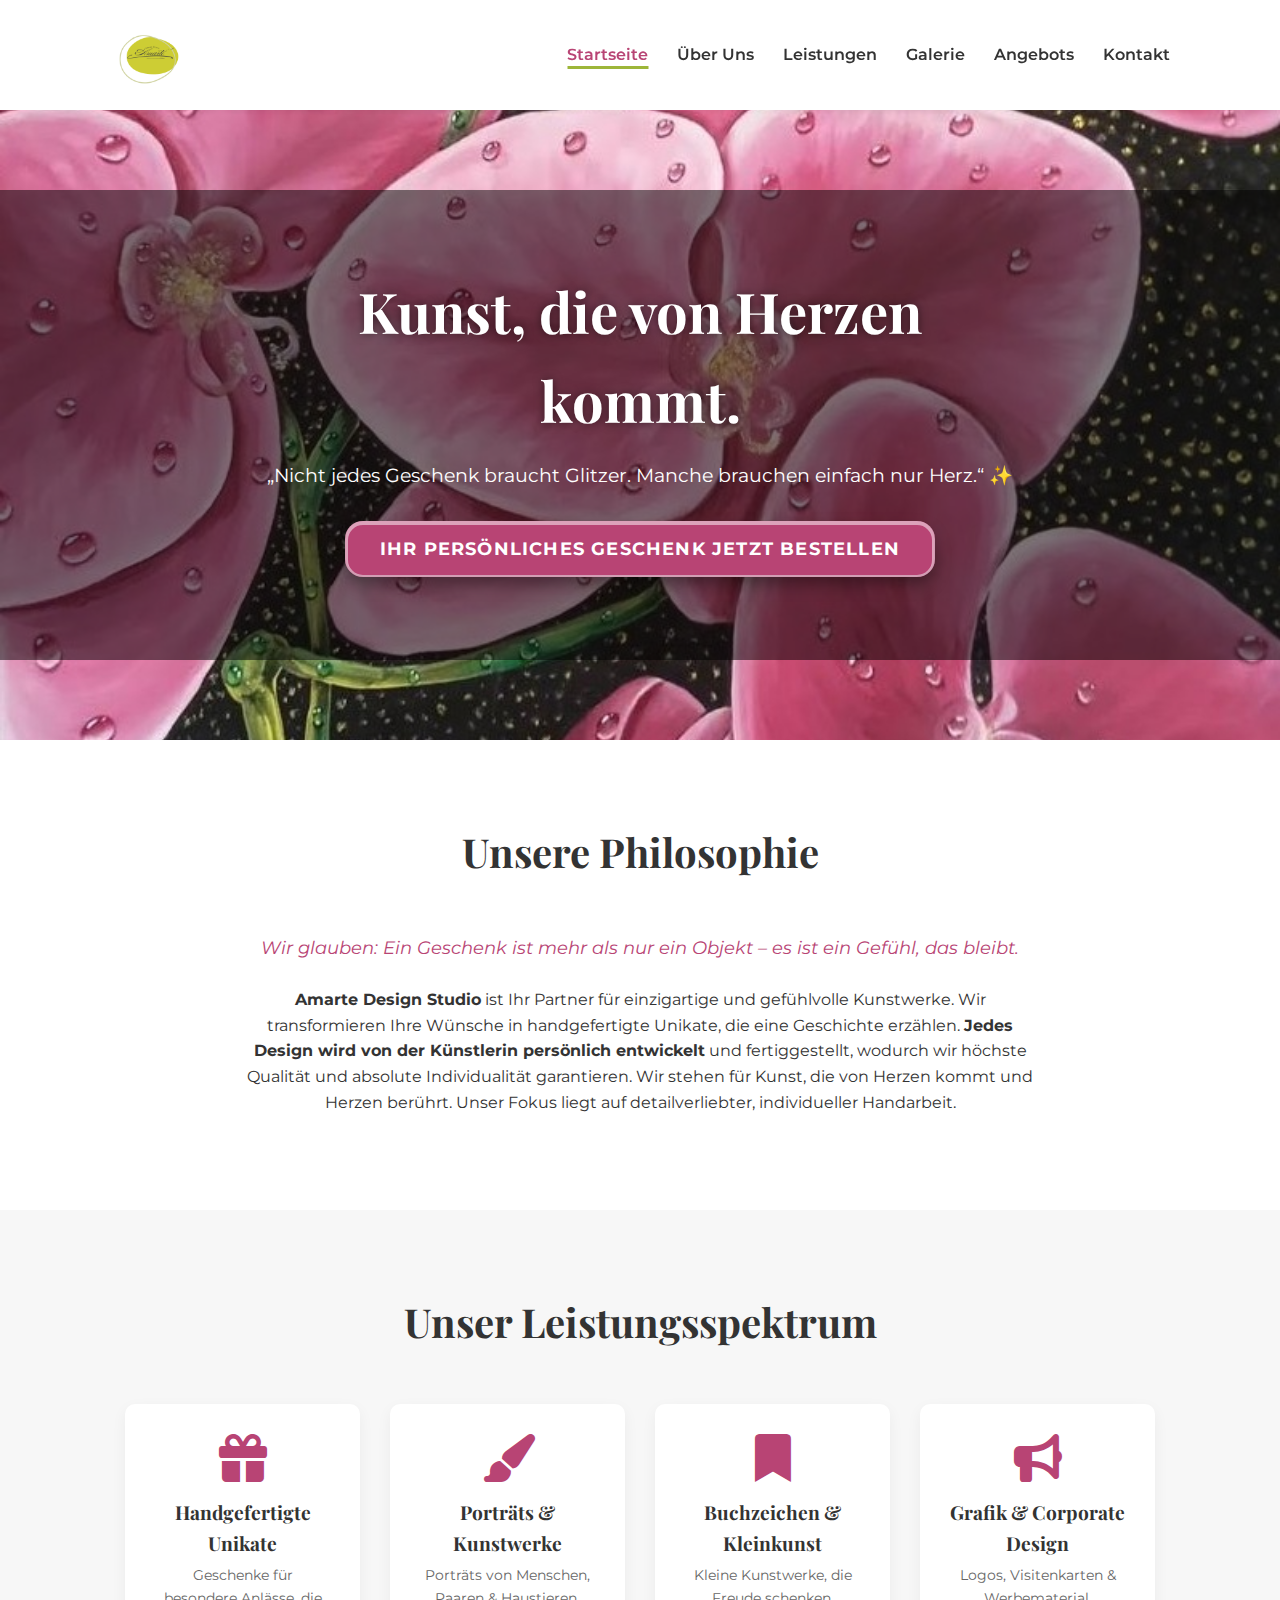
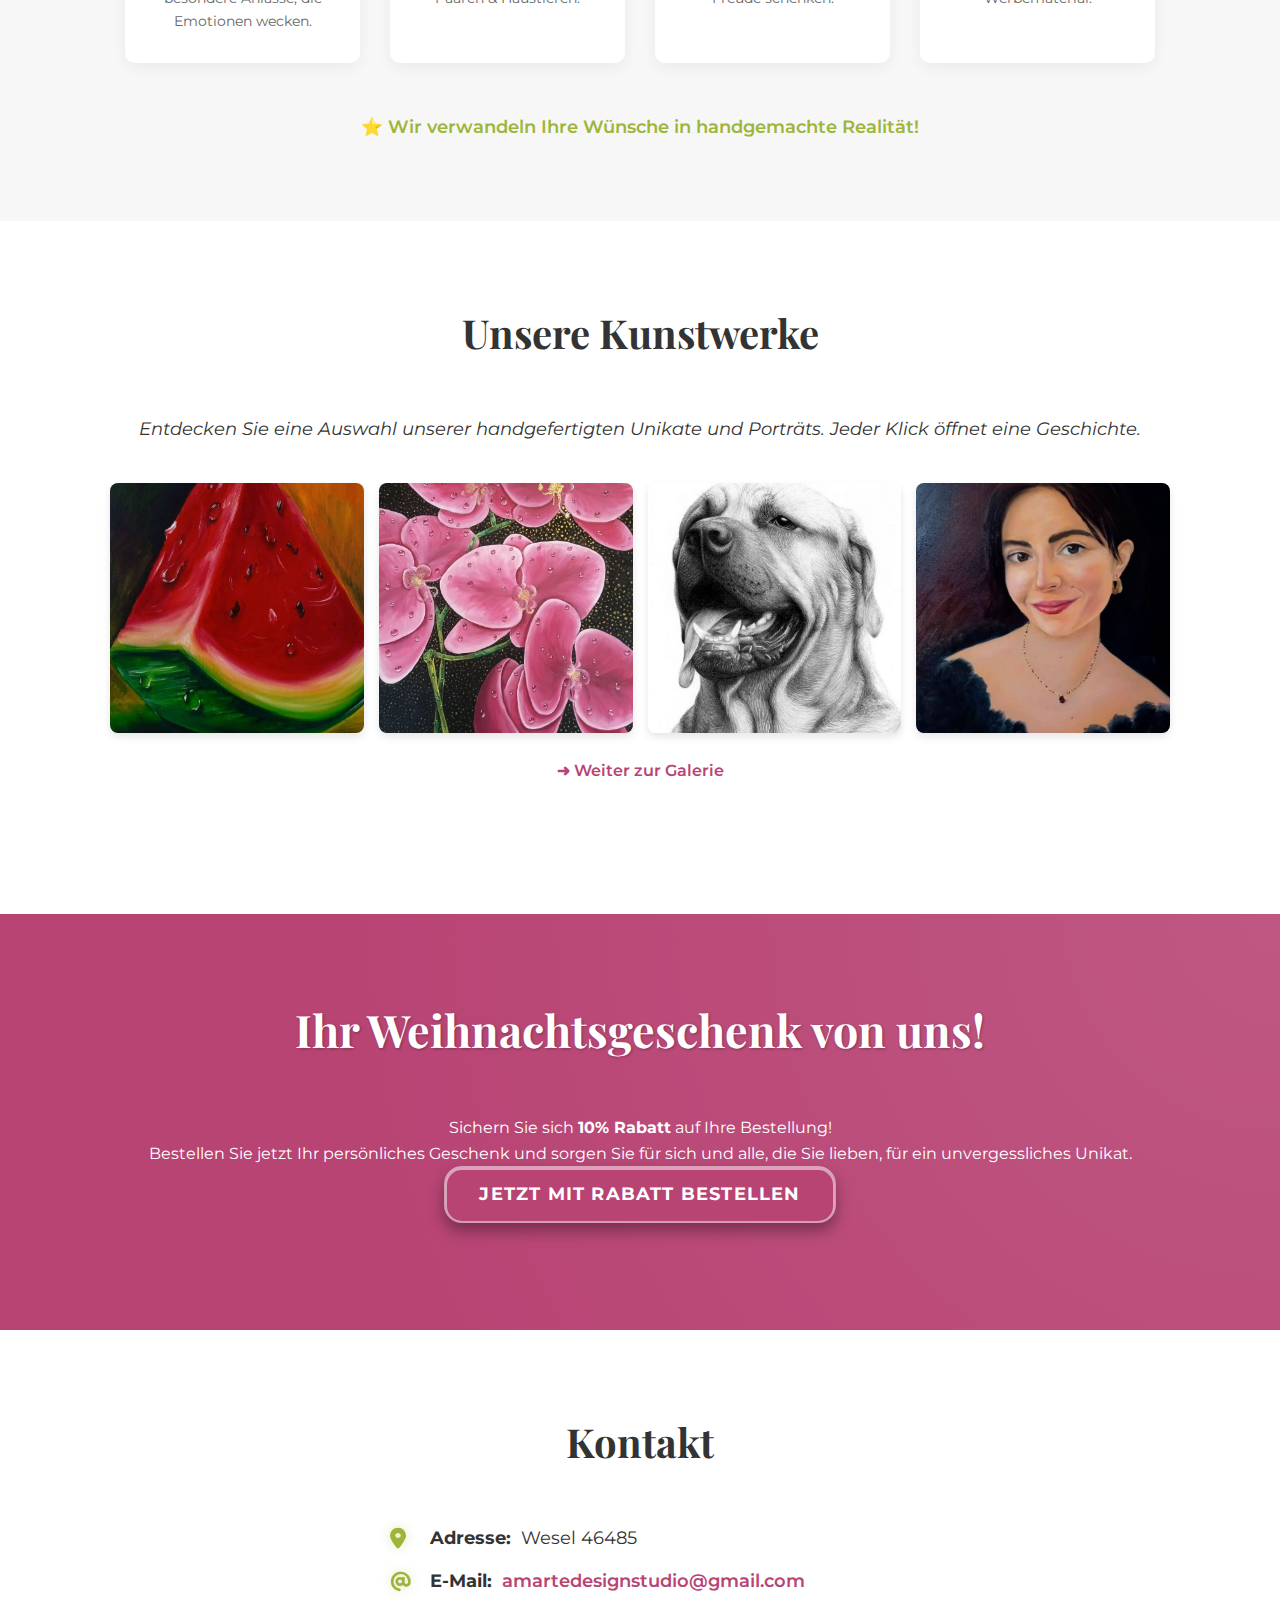
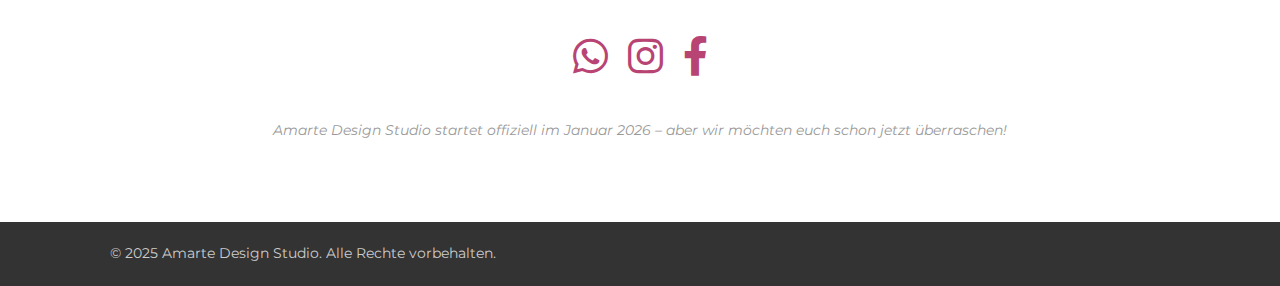
<file: index.html>
<!DOCTYPE html>
<html lang="de">
<head>
    <meta charset="UTF-8">
    <meta name="viewport" content="width=device-width, initial-scale=1.0">
    <title>Amarte Design Studio — Kunst, die berührt</title>
    
    <link rel="icon" type="image/png" href="favicon.png"> 

    <link rel="stylesheet" href="style.css">
    <link rel="stylesheet" href="https://cdnjs.cloudflare.com/ajax/libs/font-awesome/6.0.0/css/all.min.css">
    <link href="https://fonts.googleapis.com/css2?family=Playfair+Display:wght@400;700&family=Montserrat:wght@400;600&display=swap" rel="stylesheet">
</head>
<body>

    <header>
        <div class="container header-content">
            <div class="logo">
                <img src="assets/media/logo.png" alt="Amarte Design Studio Logo" class="logo-img">
            </div>
            <nav>
                <a href="index.html" class="active" data-key="navHome">Startseite</a>
                <a href="about.html" data-key="navAbout">Über Uns</a>
                <a href="services.html" data-key="navServices">Leistungen</a>
                <a href="gallery.html" data-key="navGallery">Galerie</a>
                <a href="promo.html" data-key="navPromo">Angebots</a>
                <a href="contact.html" data-key="navContact">Kontakt</a>
            </nav>
            <!-- <div class="language-switcher">
                <button id="lang-de" class="lang-button active" data-lang="de">DE</button>
               
                <button id="lang-en" class="lang-button" data-lang="en">EN</button>
                <button id="lang-nl" class="lang-button" data-lang="nl">NL</button>
                 <button id="lang-ru" class="lang-button" data-lang="ru">RU</button>
            </div> -->
        </div>
    </header>

    <section id="hero" class="hero-section">
        <div class="hero-backgrounds">
    <div class="hero-bg-item active" style="background-image: url('assets/media/hero-3.jpg');"></div>
    <!-- <div class="hero-bg-item" style="background-image: url('assets/media/hero-2.jpg');"></div> -->
    <!-- <div class="hero-bg-item" style="background-image: url('assets/media/hero-3.jpg');"></div> -->
    <div class="hero-bg-item" style="background-image: url('assets/media/hero-4.jpg');"></div>
    <div class="hero-bg-item" style="background-image: url('assets/media/hero-5.jpg');"></div>
    <div class="hero-bg-item" style="background-image: url('assets/media/hero-6.jpg');"></div>
    <div class="hero-bg-item" style="background-image: url('assets/media/hero-7.jpg');"></div>
</div>
        
        <div class="hero-overlay">
            <div class="container hero-content">
                <h1 data-key="heroHeading">Kunst, die von Herzen kommt.</h1>
                <p data-key="heroSub">„Nicht jedes Geschenk braucht Glitzer. Manche brauchen einfach nur Herz.“ </p>
                <a href="contact.html" class="cta-button" data-key="heroCTA">Ihr persönliches Geschenk jetzt bestellen</a>
            </div>
        </div>
    </section>

    <section id="about" class="about-section">
        <div class="container">
            <h2 data-key="aboutHeading"><i class="fas fa-heart"></i> Unsere Philosophie</h2>
            <p class="intro-text" data-key="aboutIntro"><strong>Wir glauben: Ein Geschenk ist mehr als nur ein Objekt – es ist ein Gefühl, das bleibt.</strong></p>
            <p data-key="aboutText"><strong>Amarte Design Studio</strong> ist Ihr Partner für einzigartige und gefühlvolle Kunstwerke. Wir transformieren Ihre Wünsche in handgefertigte Unikate, die eine Geschichte erzählen. <strong>Jedes Design wird von der Künstlerin persönlich entwickelt</strong> und fertiggestellt, wodurch wir höchste Qualität und absolute Individualität garantieren. Wir stehen für Kunst, die von Herzen kommt und Herzen berührt. Unser Fokus liegt auf detailverliebter, individueller Handarbeit.</p>
        </div>
    </section>

    <section id="services" class="services-section">
        <div class="container">
            <h2 data-key="servicesHeading"><i class="fas fa-palette"></i> Unser Leistungsspektrum</h2>
            <div class="service-list">
                
                <div class="service-item">
                    <i class="fas fa-gift"></i>
                    <h3 data-key="service1Title">Handgefertigte Unikate</h3>
                    <p data-key="service1Text">Geschenke für besondere Anlässe, die Emotionen wecken. Von personalisierten Tassen, Postkarten bis hin zu individuellen Holzarbeiten und Schmuckstücken.</p>
                </div>
                
                <div class="service-item">
                    <i class="fas fa-paint-brush"></i>
                    <h3 data-key="service2Title">Porträts & Kunstwerke</h3>
                    <p data-key="service2Text">Erstellen Sie ein unvergessliches Porträt (digital oder traditionell) von Menschen, Paaren oder Haustieren. Kunst als Ausdruck Ihrer Persönlichkeit und Erinnerung.</p>
                </div>
                
                <div class="service-item">
                    <i class="fas fa-bookmark"></i>
                    <h3 data-key="service3Title">Buchzeichen & Kleinkunst</h3>
                    <p data-key="service3Text">Ein kleines, aber feines Geschenk oder ein elegantes Accessoire für Sie selbst. Hochwertige, handbemalte Buchzeichen, Kalender oder andere individuelle Kleinkunstwerke.</p>
                </div>
                
                <div class="service-item">
                    <i class="fas fa-bullhorn"></i>
                    <h3 data-key="service4Title">Grafik & Corporate Design</h3>
                    <p data-key="service4Text">Entwicklung Ihres Firmenlogos, Visitenkarten, Flyer und Werbebanner. Wir geben Ihrer Marke ein visuelles Herz und eine individuelle Identität.</p>
                </div>
            </div>
            <p class="guarantee-text" data-key="servicesGuarantee">⭐ Wir verwandeln Ihre Wünsche und Ideen in einzigartige, handgemachte Realität!</p>
        </div>
    </section>

    <section id="gallery" class="gallery-section">
        <div class="container">
            <h2 data-key="galleryHeading"><i class="fas fa-image"></i> Unsere Kunstwerke</h2>
            <p class="intro-text" data-key="galleryIntro">Entdecken Sie eine Auswahl unserer handgefertigten Unikate und Porträts. Klicken Sie auf ein Bild, um es in voller Größe zu sehen.</p>
            
            <div class="gallery-grid">
    <img src="assets/media/mini-1.jpg"
         data-full="assets/media/full-1.jpg"
         alt="Gemälde 1"
         class="gallery-item">

    <img src="assets/media/mini-2.jpg"
         data-full="assets/media/full-2.jpg"
         alt="Gemälde 2"
         class="gallery-item">

    <img src="assets/media/mini-3.jpg"
         data-full="assets/media/full-3.jpg"
         alt="Gemälde 3"
         class="gallery-item">

    <img src="assets/media/mini-4.jpg"
         data-full="assets/media/full-4.jpg"
         alt="Gemälde 4"
         class="gallery-item">

</div>

<div class="gallery-more">
    <a href="gallery.html"
       class="gallery-more-link"
       data-key="galleryMore">➜ Weiter zur Galerie</a>
</div>
            
            <p class="guarantee-text" data-key="galleryGuarantee">Alle Werke sind handgefertigt und einzigartig.</p>

        </div>
    </section>

    <section id="promo" class="promo-section">
        <div class="container">
            <h2 data-key="promoHeading">Ihr Weihnachtsgeschenk von uns!</h2>
            <p class="discount-text" data-key="promoDiscount">Sichern Sie sich <strong>10% Rabatt</strong> auf Ihre Bestellung!</p>
            <p data-key="promoText">Bestellen Sie jetzt Ihr persönliches Geschenk und sorgen Sie für sich und alle, die Sie lieben, für ein unvergessliches Unikat.</p>
            <a href="contact.html" class="cta-button" data-key="promoCTA">Jetzt mit Rabatt bestellen</a>
        </div>
    </section>

    <section id="contact" class="contact-section">
        <div class="container">
            <h2 data-key="contactHeading"><i class="fas fa-envelope"></i> Kontakt</h2>
            
            <div class="contact-details">
                <p><i class="fas fa-map-marker-alt"></i> <strong data-key="contactAddress">Adresse:</strong> Wesel 46485</p>
                <p><i class="fas fa-at"></i> <strong data-key="contactEmail">E-Mail:</strong> <a href="mailto:amartedesignstudio@gmail.com">amartedesignstudio@gmail.com</a></p>
            </div>
            
            <div class="social-links">
                <a href="https://wa.me/49176471560176" target="_blank" aria-label="WhatsApp"><i class="fab fa-whatsapp"></i></a>
                
                <a href="https://www.instagram.com/ваш-инстаграм" target="_blank" aria-label="Instagram"><i class="fab fa-instagram"></i></a>
                
                <a href="https://www.facebook.com/ваш-фейсбук" target="_blank" aria-label="Facebook"><i class="fab fa-facebook-f"></i></a>
            </div>
            
            <p class="footer-note" data-key="footerNote">Amarte Design Studio startet offiziell im Januar 2026 – aber wir möchten euch schon jetzt überraschen!</p>
        </div>
    </section>

    <footer>
        <div class="container" data-key="footer">
            &copy; 2025 Amarte Design Studio. Alle Rechte vorbehalten.
        </div>
    </footer>

    <div id="imageModal" class="modal">
        <span class="close" id="closeModal">&times;</span>
        <div class="modal-content-wrapper">
            <img class="modal-content" id="modalImage" alt="">
            <a class="prev" id="prevButton">&#10094;</a>
            <a class="next" id="nextButton">&#10095;</a>
            <div id="caption" class="caption-text"></div>
        </div>
    </div>

    <script src="index.js"></script> 

</body>
</html>
</file>
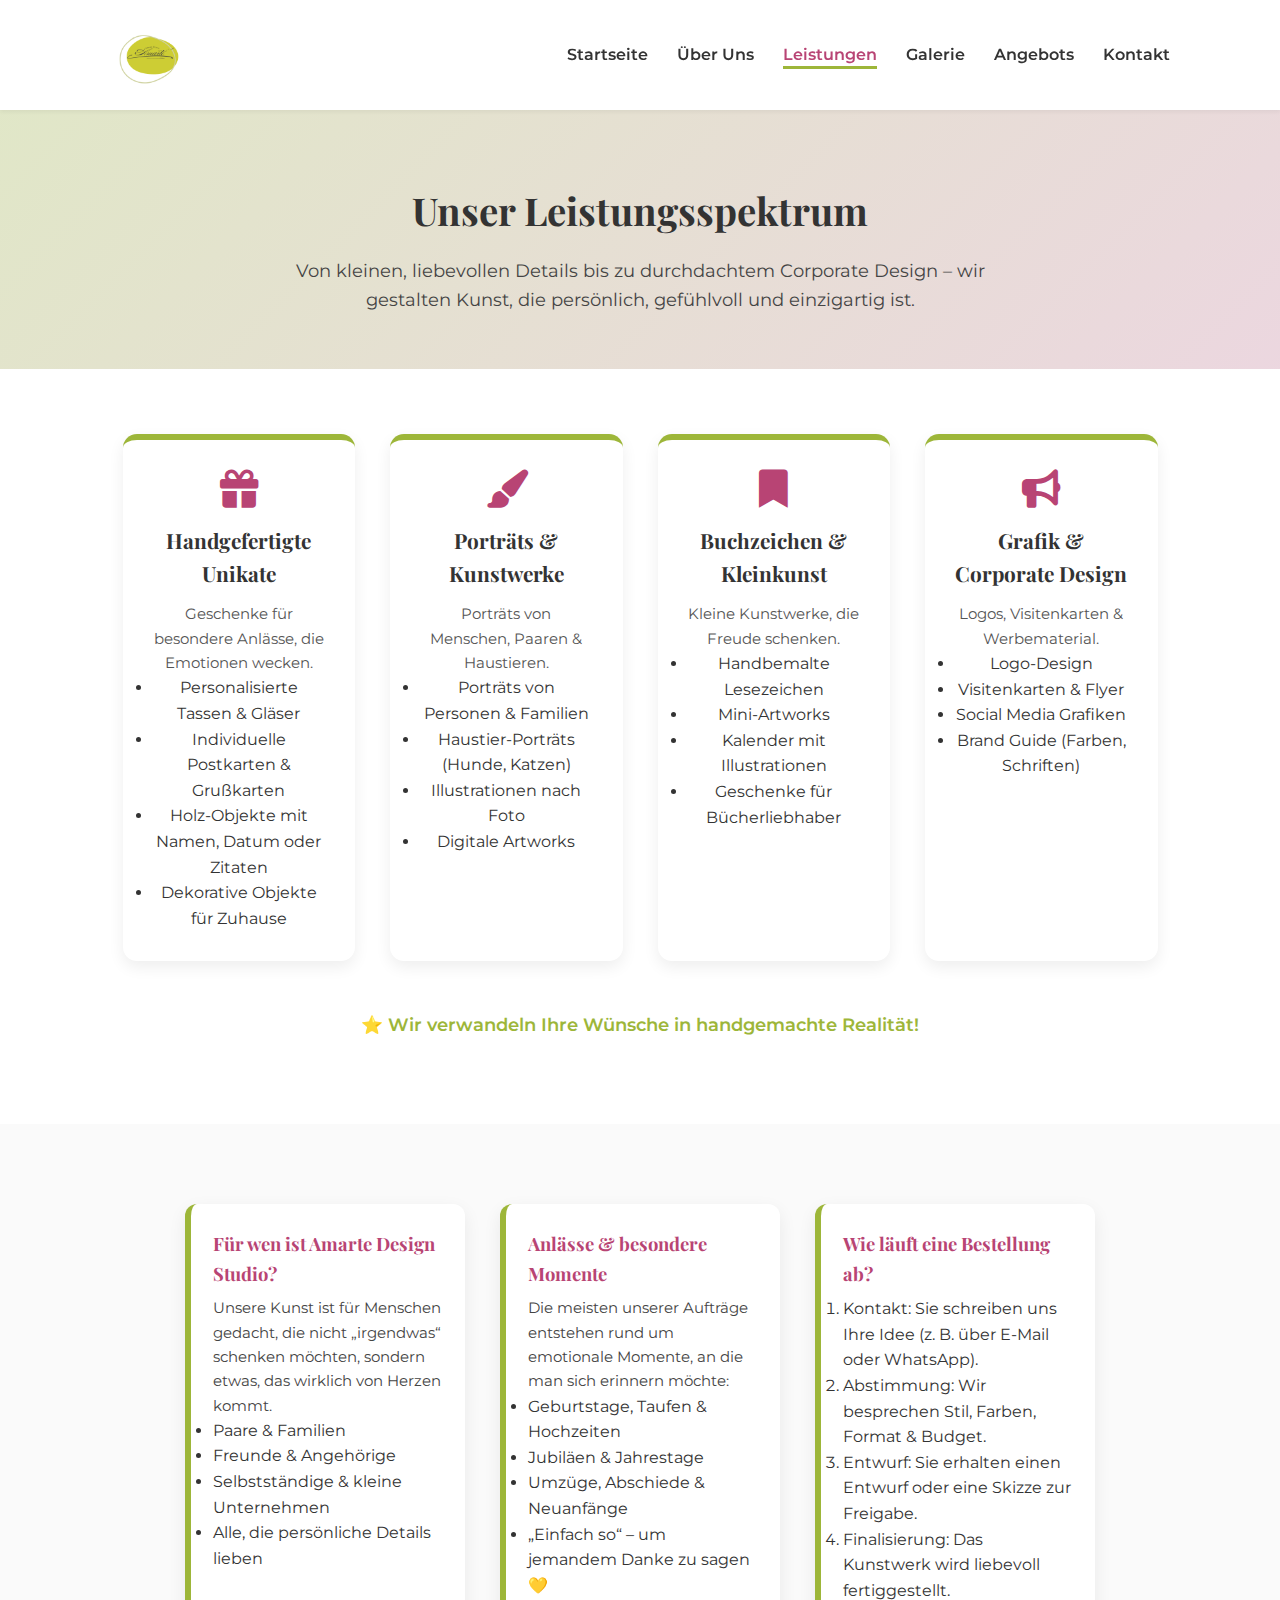
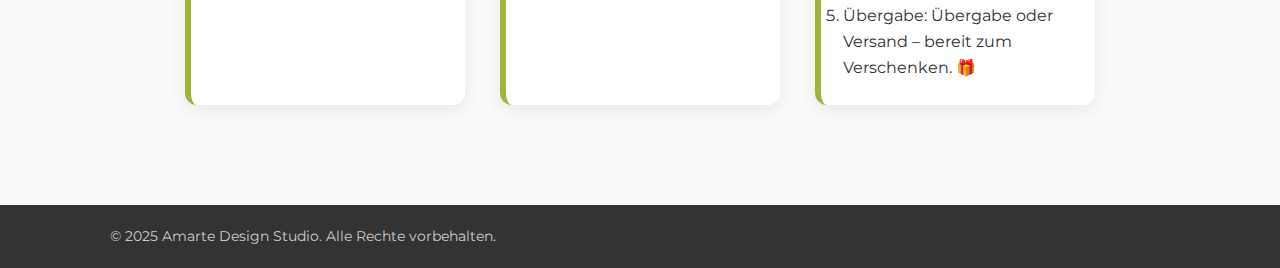
<file: services.html>
<!DOCTYPE html>
<html lang="de">
<head>
    <meta charset="UTF-8">
    <meta name="viewport" content="width=device-width, initial-scale=1.0">
    <title data-key="pageTitle">Amarte Design Studio — Leistungen</title>

    <link rel="icon" type="image/png" href="favicon.png">

    <link rel="stylesheet" href="style.css">
    <link rel="stylesheet"
          href="https://cdnjs.cloudflare.com/ajax/libs/font-awesome/6.0.0/css/all.min.css">
    <link href="https://fonts.googleapis.com/css2?family=Playfair+Display:wght@400;700&family=Montserrat:wght@400;600&display=swap"
          rel="stylesheet">
</head>
<body>

<header>
    <div class="container header-content">
        <div class="logo">
            <img src="assets/media/logo.png" alt="Amarte Design Studio Logo" class="logo-img">
        </div>

        <nav>
            <a href="index.html" data-key="navHome">Startseite</a>
            <a href="about.html" data-key="navAbout">Über Uns</a>
            <a href="services.html" class="active" data-key="navServices">Leistungen</a>
            <a href="gallery.html" data-key="navGallery">Galerie</a>
            <a href="promo.html" data-key="navPromo">Angebots</a>
            <a href="contact.html" data-key="navContact">Kontakt</a>
        </nav>

        <!-- <div class="language-switcher">
            <button id="lang-de" class="lang-button active" data-lang="de">DE</button>
            <button id="lang-en" class="lang-button" data-lang="en">EN</button>
            <button id="lang-nl" class="lang-button" data-lang="nl">NL</button>
            <button id="lang-ru" class="lang-button" data-lang="ru">RU</button>
        </div> -->
    </div>
</header>


<!-- HERO БЛОК -->
<section class="services-hero">
    <div class="container">
        <h1 data-key="servicesHeading">
            <i class="fas fa-palette"></i> Unser Leistungsspektrum
        </h1>
        <p class="services-tagline" data-key="servicesTagline">
            Von kleinen, liebevollen Details bis zu durchdachtem Corporate Design — wir gestalten Kunst, die persönlich, gefühlvoll und einzigartig ist.
        </p>
    </div>
</section>


<!-- 4 ГЛАВНЫЕ КАТЕГОРИИ УСЛУГ -->
<section class="services-section services-page-main">
    <div class="container">

        <div class="service-list service-list-wide">

            <!-- 1 -->
            <div class="service-item service-item-large">
                <i class="fas fa-gift"></i>
                <h3 data-key="service1Title">Handgefertigte Unikate</h3>
                <p data-key="service1Text">Geschenke für besondere Anlässe, die Emotionen wecken.</p>
                <ul class="service-examples">
                    <li data-key="service1Ex1">Personalisierte Tassen & Gläser</li>
                    <li data-key="service1Ex2">Individuelle Postkarten & Grußkarten</li>
                    <li data-key="service1Ex3">Holz-Objekte mit Namen, Datum oder Zitaten</li>
                    <li data-key="service1Ex4">Dekorative Objekte für Zuhause</li>
                </ul>
            </div>

            <!-- 2 -->
            <div class="service-item service-item-large">
                <i class="fas fa-paint-brush"></i>
                <h3 data-key="service2Title">Porträts & Kunstwerke</h3>
                <p data-key="service2Text">Porträts von Menschen, Paaren & Haustieren.</p>
                <ul class="service-examples">
                    <li data-key="service2Ex1">Porträts von Personen & Familien</li>
                    <li data-key="service2Ex2">Haustier-Porträts</li>
                    <li data-key="service2Ex3">Illustrationen nach Foto</li>
                    <li data-key="service2Ex4">Digitale Artworks</li>
                </ul>
            </div>

            <!-- 3 -->
            <div class="service-item service-item-large">
                <i class="fas fa-bookmark"></i>
                <h3 data-key="service3Title">Buchzeichen & Kleinkunst</h3>
                <p data-key="service3Text">Kleine Kunstwerke, die Freude schenken.</p>
                <ul class="service-examples">
                    <li data-key="service3Ex1">Handbemalte Lesezeichen</li>
                    <li data-key="service3Ex2">Mini-Artworks</li>
                    <li data-key="service3Ex3">Kalender mit Illustrationen</li>
                    <li data-key="service3Ex4">Geschenke für Bücherliebhaber</li>
                </ul>
            </div>

            <!-- 4 -->
            <div class="service-item service-item-large">
                <i class="fas fa-bullhorn"></i>
                <h3 data-key="service4Title">Grafik & Corporate Design</h3>
                <p data-key="service4Text">Logo, Visitenkarten & Werbematerial.</p>
                <ul class="service-examples">
                    <li data-key="service4Ex1">Logo-Design</li>
                    <li data-key="service4Ex2">Visitenkarten & Flyer</li>
                    <li data-key="service4Ex3">Social Media Grafiken</li>
                    <li data-key="service4Ex4">Brand Guide</li>
                </ul>
            </div>

        </div>

        <p class="guarantee-text" data-key="servicesGuarantee">
            ⭐ Wir verwandeln Ihre Wünsche in handgemachte Realität!
        </p>

    </div>
</section>


<!-- EXTRA БЛОК (WOW эффект) -->
<section class="services-extra-section">
    <div class="container services-highlights">

        <!-- 1. FÜR WEN -->
        <div class="highlight">
            <h3 data-key="servicesForWhomTitle">Für wen ist Amarte Design Studio?</h3>
            <p data-key="servicesForWhomText">
                Unsere Kunst ist für Menschen gedacht, die nicht „irgendwas“ schenken möchten.
            </p>
            <ul>
                <li data-key="servicesForWhom1">Paare & Familien</li>
                <li data-key="servicesForWhom2">Freunde & Angehörige</li>
                <li data-key="servicesForWhom3">Unternehmen</li>
                <li data-key="servicesForWhom4">Kunstliebhaber</li>
            </ul>
        </div>

        <!-- 2. ANLÄSSE -->
        <div class="highlight">
            <h3 data-key="servicesOccasionsTitle">Anlässe & besondere Momente</h3>
            <p data-key="servicesOccasionsText">
                Kunst für besondere emotionale Momente.
            </p>
            <ul>
                <li data-key="servicesOcc1">Geburtstage & Hochzeiten</li>
                <li data-key="servicesOcc2">Taufen & Jubiläen</li>
                <li data-key="servicesOcc3">Neuanfänge & Abschiede</li>
                <li data-key="servicesOcc4">Einfach so – Danke sagen 💛</li>
            </ul>
        </div>

        <!-- 3. PROZESS -->
        <div class="highlight">
            <h3 data-key="servicesProcessTitle">Wie läuft eine Bestellung ab?</h3>
            <ol>
                <li data-key="servicesStep1"><strong>Kontakt:</strong> Sie schreiben uns Ihre Idee.</li>
                <li data-key="servicesStep2"><strong>Abstimmung:</strong> Farben, Stil, Format.</li>
                <li data-key="servicesStep3"><strong>Entwurf:</strong> Erste Skizze.</li>
                <li data-key="servicesStep4"><strong>Finalisierung:</strong> Fertiges Kunstwerk.</li>
                <li data-key="servicesStep5"><strong>Übergabe:</strong> Abholung oder Versand.</li>
            </ol>
        </div>

    </div>
</section>


<!-- FOOTER -->
<footer>
    <div class="container" data-key="footer">
        © 2025 Amarte Design Studio. Alle Rechte vorbehalten.
    </div>
</footer>

<script src="index.js"></script>

</body>
</html>
</file>
<file: style.css>
/* ==================================== */
/* 1. Глобальные стили и переменные */
/* ==================================== */

:root {
    /* Цветовая палитра */
    --color-accent-lime: #9db639; 
    --color-accent-red: #b84474; 
    --color-bg-light: #F7F7F7; 
    --color-text-dark: #333333; 
    --color-header-bg: #FFFFFF; 
    
    /* ПЕРЕМЕННЫЕ ДЛЯ 3D-КНОТОК */
    --color-accent-lime-dark: #859a30; 
    --color-accent-lime-hover: #AACC00; 
    
    --color-accent-red-dark: #a03c62;
    --color-accent-red-hover: #d04f7f; 
    --color-text-grey: #666666; 
    
    /* Шрифты */
    --font-heading: 'Playfair Display', serif;
    --font-body: 'Montserrat', sans-serif;
}

* {
    margin: 0;
    padding: 0;
    box-sizing: border-box;
}

body {
    font-family: var(--font-body);
    color: var(--color-text-dark);
    line-height: 1.6;
    background-color: var(--color-bg-light);
    scroll-behavior: smooth;
}

.container {
    max-width: 1100px;
    margin: 0 auto;
    padding: 0 20px;
}

section {
    padding: 80px 0;
    text-align: center;
}

h1, h2, h3 {
    font-family: var(--font-heading);
    color: var(--color-text-dark);
    margin-bottom: 20px;
}

h2 {
    font-size: 2.5em;
    margin-bottom: 40px;
    position: relative;
    padding-bottom: 10px;
}

h2 i {
    color: var(--color-accent-red);
    margin-right: 10px;
}

/* ==================================== */
/* 2. HEADER / ШАПКА и НАВИГАЦИЯ */
/* ==================================== */

header {
    background-color: var(--color-header-bg);
    box-shadow: 0 2px 4px rgba(0, 0, 0, 0.05);
    position: sticky;
    top: 0;
    z-index: 1000;
}

.header-content {
    display: flex;
    justify-content: space-between;
    align-items: center;
    padding: 15px 20px;
}

.logo-img {
    height: 80px; 
    width: auto;
    display: block;
}

nav a {
    color: var(--color-text-dark);
    text-decoration: none;
    margin-left: 25px;
    font-weight: 600;
    padding-bottom: 5px; 
    position: relative; 
    transition: color 0.3s ease-in-out; 
}

nav a::after {
    content: '';
    position: absolute;
    bottom: 0; 
    left: 50%; 
    width: 0; 
    height: 3px; 
    background-color: var(--color-accent-lime); 
    transform: translateX(-50%); 
    transition: width 0.3s ease-in-out; 
}

nav a:hover {
    color: var(--color-accent-red); 
}

nav a:hover::after {
    width: 100%; 
}

nav a.active {
    color: var(--color-accent-red); 
}

nav a.active::after {
    width: 100%; 
    background-color: var(--color-accent-lime); 
}

/* ==================================== */
/* 3. HERO SECTION / ДИНАМИЧЕСКИЙ ФОН */
/* ==================================== */

.hero-section {
    position: relative;
    height: 70vh;
    min-height: 500px;
}

.hero-backgrounds {
    position: absolute;
    top: 0;
    left: 0;
    width: 100%;
    height: 100%;
    overflow: hidden;
}

.hero-bg-item {
    position: absolute;
    top: 0;
    left: 0;
    width: 100%;
    height: 100%;
    background-size: cover;
    background-position: center;
    opacity: 0; 
    transition: opacity 1.5s ease-in-out; 
}

.hero-bg-item.active {
    opacity: 1; 
}

.hero-overlay {
    background-color: rgba(0, 0, 0, 0.5); 
    position: relative; 
    z-index: 5;
    width: 100%;
    height: 100%;
    display: flex;
    align-items: center;
    justify-content: center;
}

.hero-content {
    color: #FFFFFF;
    max-width: 800px;
}

.hero-content h1 {
    color: #FFFFFF;
    font-size: 3.5em;
    margin-bottom: 15px;
    text-shadow: 0 0 10px rgba(0, 0, 0, 0.5);
}

.hero-content p {
    font-size: 1.2em;
    margin-bottom: 30px;
}


/* ======================================================= */
/* Кнопка Call-to-Action (CTA) - СТЕКЛЯННЫЙ КУПОЛ + БЛИК (Final WOW) */
/* ======================================================= */

.cta-button, .promo-button, .form-submit-btn {
    /* Общие стили */
    background-color: var(--color-accent-red); 
    color: #FFFFFF;
    
    display: inline-block;
    text-decoration: none;
    font-weight: 700;
    padding: 14px 35px; /* Немного больше padding */
    border: none;
    border-radius: 18px; /* Более мягкие, округлые края */
    cursor: pointer;
    text-transform: uppercase;
    letter-spacing: 1.2px;
    font-size: 1.1em;
    position: relative; 
    overflow: hidden; 
    z-index: 1; 
    
    /* ГЛАВНЫЙ ЭФФЕКТ: Стеклянный Купол с белыми внутренними тенями */
    box-shadow: 
        0 8px 15px rgba(0, 0, 0, 0.35), /* Тень для подъема */
        inset 0 1px 0 3px rgba(255, 255, 255, 0.5), /* Сильный белый блик сверху */
        inset 0 -1px 0 1px rgba(0, 0, 0, 0.1); /* Темный блик снизу */

    transition: all 0.3s cubic-bezier(0.4, 0, 0.2, 1);
}

/* Эффект блика (световая волна) */
.cta-button::after, .promo-button::after, .form-submit-btn::after {
    content: '';
    position: absolute;
    top: 0;
    left: -120%; /* Начинается далеко за пределами кнопки */
    width: 60%; /* Более широкий блик */
    height: 100%;
    /* Градиентный свет */
    background: linear-gradient(
        90deg, 
        transparent, 
        rgba(255, 255, 255, 0.9), /* Более яркий свет */
        transparent
    );
    transform: skewX(-30deg);
    transition: left 0.6s ease; /* Чуть медленнее переход */
    opacity: 0.9;
    z-index: 2; 
}

/* Анимация блика при наведении */
.cta-button:hover::after, .promo-button:hover::after, .form-submit-btn:hover::after {
    left: 150%; /* Блик проходит сквозь кнопку */
}

/* :hover (Наведение) */
.cta-button:hover, .promo-button:hover, .form-submit-btn:hover {
    background-color: var(--color-accent-red-hover); 
    transform: translateY(-4px); /* Подъем чуть выше */
    box-shadow: 
        0 12px 25px rgba(0, 0, 0, 0.45), /* Более выраженная тень */
        inset 0 1px 0 3px rgba(255, 255, 255, 0.7), /* Усиленный блик */
        inset 0 -1px 0 1px rgba(0, 0, 0, 0.2);
}

/* :active (Нажатие) - Эффект заполнения цветом */
.cta-button:active, .promo-button:active, .form-submit-btn:active {
    transform: translateY(0); /* Вдавливание */
    background-color: var(--color-accent-red-dark); /* Немного темнее */
    box-shadow: 
        0 3px 8px rgba(0, 0, 0, 0.2),
        inset 0 1px 0 3px rgba(255, 255, 255, 0.2), /* Блик ослаблен */
        inset 0 -1px 0 1px rgba(0, 0, 0, 0.3);
}


/* Специфический стиль для кнопки формы (использует лаймовый цвет) */
.form-area-wrapper .form-submit-btn {
    background-color: var(--color-accent-lime); 
    color: var(--color-text-dark); 
    /* Тень сохранена, чтобы создать эффект белого свечения на лаймовом фоне */
    box-shadow: 
        0 8px 15px rgba(0, 0, 0, 0.35),
        inset 0 1px 0 3px rgba(255, 255, 255, 0.7), /* Белый блик на лайме */
        inset 0 -1px 0 1px rgba(0, 0, 0, 0.1); 
}

.form-area-wrapper .form-submit-btn:hover {
    background-color: var(--color-accent-lime-hover);
    box-shadow: 
        0 12px 25px rgba(0, 0, 0, 0.45),
        inset 0 1px 0 3px rgba(255, 255, 255, 0.9), 
        inset 0 -1px 0 1px rgba(0, 0, 0, 0.2);
}

.form-area-wrapper .form-submit-btn:active {
    background-color: var(--color-accent-lime-dark);
    box-shadow: 
        0 3px 8px rgba(0, 0, 0, 0.2),
        inset 0 1px 0 3px rgba(255, 255, 255, 0.4), 
        inset 0 -1px 0 1px rgba(0, 0, 0, 0.3);
}


/* ==================================== */
/* 4. ABOUT, SERVICES */
/* ==================================== */

.about-section {
    background-color: #FFFFFF;
}
.about-section .intro-text {
    font-style: italic;
    color: var(--color-accent-red);
    font-size: 1.1em;
    margin-bottom: 25px;
}
.about-section p {
    max-width: 800px;
    margin: 0 auto 15px auto;
}

.services-section {
    background-color: var(--color-bg-light);
}

.service-list {
    display: flex;
    justify-content: center;
    flex-wrap: wrap;
    gap: 30px;
    margin-top: 40px;
}

.service-item {
    background-color: #FFFFFF;
    padding: 30px;
    border-radius: 10px;
    box-shadow: 0 5px 15px rgba(0, 0, 0, 0.05);
    flex: 0 1 calc(25% - 30px); 
    max-width: calc(25% - 30px);
    transition: transform 0.3s;
    min-height: 250px; 
    height: auto;
    display: flex;
    flex-direction: column;
    justify-content: flex-start; 
    align-items: center;
    text-align: center;
}

.service-item:hover {
    transform: translateY(-5px);
    box-shadow: 0 8px 20px rgba(0, 0, 0, 0.1);
}

.service-item i {
    font-size: 3em;
    color: var(--color-accent-red);
    margin-bottom: 15px;
}

.service-item h3 {
    margin-bottom: 5px;
    font-size: 1.2em;
}
.service-item p {
    font-size: 0.9em;
    color: #666;
}

.guarantee-text {
    margin-top: 50px;
    font-weight: 600;
    color: var(--color-accent-lime);
    font-size: 1.1em;
}


/* ==================================== */
/* 5. GALLERY SECTION / ГАЛЕРЕЯ (Home Page) */
/* ==================================== */

.gallery-section {
    background-color: #FFFFFF;
}

.gallery-section .intro-text {
    font-style: italic;
    color: var(--color-text-dark);
    font-size: 1.1em;
    margin-bottom: 30px;
}

.gallery-grid {
    display: grid;
    grid-template-columns: repeat(auto-fit, minmax(250px, 1fr)); 
    gap: 15px;
    margin-top: 40px;
}

.gallery-item {
    width: 100%;
    height: 250px;
    object-fit: cover; 
    cursor: pointer;
    border-radius: 8px;
    box-shadow: 0 4px 8px rgba(0, 0, 0, 0.1);
    transition: transform 0.3s, box-shadow 0.3s;
}

.gallery-item:hover {
    transform: scale(1.03);
    box-shadow: 0 8px 16px rgba(0, 0, 0, 0.2);
}

.gallery-more {
    position: relative;
    text-align: center;
    margin-top: 25px;
    z-index: 50;
}

.gallery-more-link {
    position: relative;
    font-weight: 600;
    text-decoration: none;
    color: var(--color-accent-red); 
    padding-bottom: 3px;
    transition: color 0.2s ease, transform 0.2s ease;
}

.gallery-more-link::after {
    content: "";
    position: absolute;
    left: 0;
    bottom: -3px;
    width: 0;
    height: 2px;
    background: var(--color-accent-lime);
    transition: width 0.25s ease;
}

.gallery-more-link:hover {
    transform: translateY(-2px);
}
.gallery-more-link:hover::after {
    width: 100%;
}


/* ==================================== */
/* 5.1. МОДАЛЬНОЕ ОКНО (Modal) - Базовое */
/* ==================================== */

.modal {
    display: none; 
    position: fixed; 
    z-index: 2000; 
    padding-top: 60px; 
    left: 0;
    top: 0;
    width: 100%;
    height: 100%;
    overflow: auto; 
    background-color: rgba(0, 0, 0, 0.9); 
}

.modal-content-wrapper {
    position: relative;
    max-width: 900px;
    margin: auto;
    height: 100%;
    display: flex;
    align-items: center;
    justify-content: center;
    flex-direction: column; 
}

.modal-content {
    margin: auto;
    display: block;
    max-width: 90%;
    max-height: 80vh; 
    object-fit: contain; 
}

.close {
    position: absolute;
    top: 15px;
    right: 35px;
    color: #f1f1f1;
    font-size: 40px;
    font-weight: bold;
    transition: 0.3s;
    cursor: pointer;
    z-index: 2001;
}

.close:hover,
.close:focus {
    color: var(--color-accent-lime);
    text-decoration: none;
}

.prev, .next {
    cursor: pointer;
    position: absolute;
    top: 50%;
    width: auto;
    padding: 16px;
    margin-top: -22px;
    color: white;
    font-weight: bold;
    font-size: 20px;
    transition: 0.6s ease;
    border-radius: 0 3px 3px 0;
    user-select: none;
    background-color: rgba(0, 0, 0, 0.5);
    z-index: 2001;
}

.prev {
    left: 10px;
    border-radius: 3px 0 0 3px;
}

.next {
    right: 10px;
    border-radius: 3px 0 0 3px;
}

.prev:hover, .next:hover {
    background-color: rgba(0, 0, 0, 0.8);
}

.caption-text {
    margin-top: 15px;
    display: block;
    width: 80%;
    max-width: 700px;
    text-align: center;
    color: #ccc;
    padding: 10px 0;
}


/* ==================================== */
/* 6. CONTACTS / КОНТАКТЫ & FOOTER */
/* ==================================== */

.contact-section {
    background-color: #FFFFFF;
}

.contact-details {
    margin: 40px auto 0 auto; 
    max-width: 500px;
    text-align: left;
}

.contact-details p {
    margin-bottom: 15px;
    font-size: 1.1em;
    display: flex;
    align-items: center;
}

.contact-details i {
    color: var(--color-accent-lime);
    font-size: 1.2em;
    width: 30px;
}

.contact-details a {
    color: var(--color-accent-red);
    text-decoration: none;
    transition: color 0.3s;
}
.contact-details a:hover {
    color: var(--color-accent-lime);
}

.social-links {
    margin-top: 30px;
    margin-bottom: 30px;
    display: flex;
    justify-content: center;
    gap: 20px; 
}

.social-links a {
    color: var(--color-accent-red); 
    font-size: 2.5em; 
    text-decoration: none;
    transition: color 0.3s, transform 0.2s;
    display: inline-block;
}

.social-links a:hover {
    color: var(--color-accent-lime); 
    transform: scale(1.1);
}

.footer-note {
    font-style: italic;
    color: #999;
    font-size: 0.9em;
    margin-top: 30px;
}

footer {
    background-color: var(--color-text-dark);
    color: #CCCCCC;
    padding: 20px 0;
    font-size: 0.9em;
}

/* ==================================== */
/* 6.1 CONTACT PAGE STYLES */
/* ==================================== */

.contact-hero-section {
    background: radial-gradient(circle at top left, rgba(157,182,57,0.18), transparent 55%),
                radial-gradient(circle at top right, rgba(184,68,116,0.15), transparent 55%),
                linear-gradient(135deg, #ffffff 0%, #f2f2f2 100%);
    padding: 80px 0 40px;
    text-align: center;
}

.contact-hero-section h1 {
    font-family: var(--font-heading);
    font-size: 3.5rem;
    color: var(--color-text-dark);
    margin-bottom: 10px;
}

.contact-hero-section p {
    font-size: 1.2rem;
    color: #777;
    max-width: 700px;
    margin: 0 auto;
}

.contact-page-main {
    padding: 60px 0 80px;
}

.contact-main-grid {
    display: flex;
    justify-content: space-between;
    gap: 40px;
    align-items: flex-start; 
}

/* Левый блок с формой (УВЕЛИЧЕННАЯ ШИРИНА) */
.form-area-wrapper {
    flex: 4; 
    background: linear-gradient(
        135deg,
        rgba(157, 182, 57, 0.08), 
        rgba(184, 68, 116, 0.05),
        #ffffff 70%
    );
    padding: 40px;
    border-radius: 12px;
    border: 1px solid rgba(157, 182, 57, 0.55); 
    box-shadow: 0 14px 38px rgba(0,0,0,0.10); 
    transition: transform 0.3s ease, box-shadow 0.3s ease;
}

.form-area-wrapper:hover {
    transform: translateY(-5px);
    box-shadow: 0 15px 40px rgba(0, 0, 0, 0.12);
}

.form-area-wrapper h2 {
    font-family: var(--font-heading);
    color: var(--color-text-dark);
    margin-bottom: 25px;
    border-bottom: 3px solid var(--color-accent-red); 
    padding-bottom: 10px;
}

.form-area-wrapper h2 i {
    color: var(--color-accent-red);
}


/* Правый блок с деталями и ЛОГОТИПОМ */
.details-area-wrapper {
    flex: 1; 
    display: flex;
    flex-direction: column;
    gap: 30px;
}

.contact-info-block {
    padding: 30px;
    border-radius: 12px;
    background: linear-gradient(145deg, #ffffff 0%, #fcfcfc 100%);
    border-bottom: 8px solid var(--color-accent-lime);
    box-shadow: 0 12px 30px rgba(0,0,0,0.08);
}

.contact-info-block h3 {
    color: var(--color-accent-red); 
    margin-bottom: 15px;
    font-size: 1.3em;
}

/* ======================================================= */
/* НОВЫЙ СТИЛЬ: ЛОГОТИП В СТИЛЬНОЙ РАМКЕ (ВМЕСТО КАРТЫ) */
/* ======================================================= */

.logo-vignette {
    /* Переопределяем стили map-placeholder */
    background-color: #FFFFFF; 
    border: none; 
    height: auto;
    padding: 40px 30px; 
    text-align: center; 
    
    /* Объем и акцент */
    border-radius: 16px;
    box-shadow: 0 10px 30px rgba(0, 0, 0, 0.08);
    border: 5px solid var(--color-bg-light); /* Светлая рамка */
    transition: all 0.4s ease;
}

.logo-vignette:hover {
    box-shadow: 0 15px 40px rgba(0, 0, 0, 0.12);
    border-color: var(--color-accent-lime); 
}

.main-contact-logo {
    /* Основной стиль логотипа */
    max-width: 90%; 
    height: auto;
    max-height: 250px; /* Ограничиваем максимальную высоту */
    display: block;
    margin: 0 auto;
}

.logo-slogan {
    font-family: var(--font-heading);
    font-size: 1.2em;
    font-style: italic;
    color: var(--color-accent-red);
    margin-top: 30px;
    padding: 10px;
    border-top: 1px dashed rgba(184, 68, 116, 0.3);
}

.logo-slogan i {
    color: var(--color-accent-lime);
    font-size: 0.8em;
}


/* ======================================================= */
/* ИСПРАВЛЕННЫЕ СТИЛИ ДЛЯ СПИСКА КОНТАКТНОЙ ИНФОРМАЦИИ */
/* ======================================================= */

.contact-info-list {
    list-style: none; 
    padding: 0;
    margin-top: 20px;
}

.contact-info-list li {
    display: flex; 
    align-items: flex-start; 
    margin-bottom: 20px;
    font-size: 1.05rem;
    color: var(--color-text-dark);
}

.contact-info-list li i {
    color: var(--color-accent-lime); 
    font-size: 1.5rem;
    margin-right: 15px;
    margin-top: 2px; 
    min-width: 30px; 
    filter: drop-shadow(0 0 6px rgba(157,182,57,0.35));
}

.contact-info-list a {
    color: var(--color-accent-red); 
    text-decoration: none;
    transition: color 0.3s;
    font-weight: 500;
}

.contact-info-list a:hover {
    color: var(--color-accent-lime); 
}


/* ======================================================= */
/* 6.2 CONTACT FORM STYLES (Поля формы) */
/* ======================================================= */

.contact-form .form-group {
    margin-bottom: 25px;
    text-align: left;
    position: relative;
}

.contact-form label {
    display: block;
    font-weight: 600;
    color: var(--color-text-dark);
    margin-bottom: 8px;
    font-size: 1rem;
}

.contact-form input[type="text"],
.contact-form input[type="email"],
.contact-form select,
.contact-form textarea {
    width: 100%;
    padding: 12px 15px;
    border: 1px solid #ddd;
    border-radius: 6px;
    font-size: 1rem;
    box-sizing: border-box;
    transition: border-color 0.3s, box-shadow 0.3s;
    background-color: #fcfcfc; 
}

.contact-form input:focus,
.contact-form select:focus,
.contact-form textarea:focus {
    border-color: var(--color-accent-lime);
    outline: none;
    box-shadow: 0 0 6px rgba(157, 182, 57, 0.5); 
}

.contact-form textarea {
    resize: vertical;
    min-height: 120px;
}

.required-note {
    font-size: 0.85rem;
    color: var(--color-text-grey);
    margin-top: 15px;
    text-align: left;
}


/* ======================================================= */
/* 14. PROMO SECTION (Aktion) */
/* ======================================================= */

.promo-section {
    background-color: var(--color-accent-red); 
    color: #FFFFFF;
    padding: 80px 0 100px;
    text-align: center;
    position: relative;
    background-image: radial-gradient(circle at top right, rgba(255, 255, 255, 0.1) 1%, transparent 70%);
}

.promo-section h2 {
    color: #FFFFFF;
    font-size: 2.8em;
    padding-bottom: 20px;
    margin-bottom: 30px;
    text-shadow: 1px 1px 3px rgba(0, 0, 0, 0.3);
}

.promo-section h2 i {
    font-size: 1.1em;
    color: var(--color-accent-lime); 
}

.promo-discount {
    font-size: 1.4em;
    font-weight: 400;
    margin-bottom: 30px;
}

.promo-discount strong {
    font-size: 1.8em;
    font-weight: 900;
    color: var(--color-accent-lime); 
    display: block; 
    text-shadow: 0 0 10px rgba(157, 182, 57, 0.7);
    animation: pulseDiscount 1.5s infinite alternate; 
}

@keyframes pulseDiscount {
    from {
        transform: scale(1.0);
        opacity: 1;
    }
    to {
        transform: scale(1.05);
        opacity: 0.95;
    }
}

.promo-text {
    font-size: 1.1em;
    margin-bottom: 40px;
    max-width: 700px;
    margin-left: auto;
    margin-right: auto;
}

.promo-image-box {
    margin: 60px auto;
    max-width: 600px;
    overflow: hidden;
    border-radius: 15px;
    box-shadow: 0 15px 40px rgba(0, 0, 0, 0.3);
    border: 8px solid #FFFFFF; 
    transition: transform 0.5s ease;
}

.promo-image-box:hover {
    transform: rotate(1deg);
}

.promo-image-box img {
    width: 100%;
    height: auto;
    display: block;
}

.countdown-wrapper {
    margin: 40px auto;
    max-width: 600px;
    background-color: rgba(255, 255, 255, 0.15);
    padding: 20px 30px;
    border-radius: 10px;
    box-shadow: 0 0 20px rgba(0, 0, 0, 0.2);
}

.countdown-label {
    font-size: 1.1em;
    font-weight: 600;
    margin-bottom: 15px;
    color: #FFFFFF;
}

.countdown-timer {
    display: flex;
    justify-content: space-around;
    gap: 15px;
}

.time-box {
    display: flex;
    flex-direction: column;
    align-items: center;
    min-width: 70px;
    background-color: #FFFFFF;
    color: var(--color-text-dark);
    border-radius: 8px;
    padding: 10px 5px;
}

.time-box span:first-child {
    font-family: var(--font-heading);
    font-size: 2.5em;
    font-weight: 700;
    color: var(--color-accent-red);
    line-height: 1;
}

.time-box span:last-child {
    font-size: 0.8em;
    text-transform: uppercase;
    margin-top: 5px;
}

.special-offer-card {
    background-color: #FFFFFF;
    color: var(--color-text-dark);
    padding: 35px;
    border-radius: 15px;
    margin: 50px auto;
    max-width: 800px;
    box-shadow: 0 10px 30px rgba(0, 0, 0, 0.25);
    border: 5px solid var(--color-accent-lime); 
}

.offer-title {
    font-size: 2em;
    font-family: var(--font-heading);
    color: var(--color-accent-red);
    margin-bottom: 15px;
    display: flex;
    justify-content: center;
    align-items: center;
    gap: 10px;
}

.offer-title i {
    color: var(--color-accent-lime);
}

.offer-subtitle {
    font-size: 1.1em;
    margin-bottom: 30px;
    color: var(--color-text-grey);
}

.offer-subtitle strong {
    color: var(--color-accent-red);
    font-weight: 700;
}

.card-grid {
    display: flex;
    justify-content: center;
    gap: 20px;
    margin-bottom: 30px;
}

.card-item {
    width: 120px;
    height: 120px;
    background-color: var(--color-bg-light);
    border-radius: 10px;
    display: flex;
    flex-direction: column;
    justify-content: center;
    align-items: center;
    font-weight: 600;
    box-shadow: 0 4px 8px rgba(0, 0, 0, 0.1);
    transition: transform 0.3s;
}

.card-item i {
    font-size: 2.5em;
    color: var(--color-accent-red);
    margin-bottom: 5px;
}

.card-item.best-deal {
    background-color: var(--color-accent-lime);
    color: #FFFFFF;
    transform: scale(1.1); 
    box-shadow: 0 6px 15px rgba(157, 182, 57, 0.6);
    animation: flashDeal 2s infinite;
}

.card-item.best-deal i {
    color: #FFFFFF;
}

@keyframes flashDeal {
    0%, 100% { opacity: 1; }
    50% { opacity: 0.8; }
}

.cta-small {
    display: inline-block;
    background-color: var(--color-accent-red);
    color: #FFFFFF;
    padding: 10px 25px;
    border-radius: 5px;
    text-decoration: none;
    font-weight: 600;
    transition: background-color 0.3s, transform 0.2s;
}

.cta-small:hover {
    background-color: var(--color-accent-red-hover);
    transform: scale(1.05);
}

/* ==================================== */
/* 7. Адаптивность (Медиа-запросы) */
/* ==================================== */

@media (max-width: 768px) {
    section {
        padding: 60px 0;
    }
    h1 {
        font-size: 2.5em !important;
    }
    h2 {
        font-size: 2em;
    }

    .header-content {
        flex-direction: column;
        align-items: center;
        padding: 10px 20px;
    }
    .logo {
        order: 0;
    }
    nav {
        order: 2; 
        margin-top: 10px;
    }
    nav a {
        margin: 0 10px;
        font-size: 0.9em;
    }
    
    .hero-section {
        height: 60vh;
    }
    .hero-content {
        padding: 0 20px;
    }
    
    .service-list {
        flex-direction: column;
        align-items: center;
    }
    .service-item {
        width: 80%;
        max-width: 350px;
        height: auto; 
    }
    
    .gallery-grid {
        grid-template-columns: 1fr;
    }
    .gallery-item {
        height: 300px;
    }

    .contact-main-grid {
        flex-direction: column;
        gap: 30px;
    }

    .promo-section {
        padding: 50px 0 70px;
    }
    .promo-section h2 {
        font-size: 2.2em;
    }
    .promo-discount strong {
        font-size: 1.5em;
    }
    .countdown-timer {
        flex-wrap: wrap;
    }
    .time-box {
        flex: 1 1 40%;
        min-width: 0;
    }
    .time-box span:first-child {
        font-size: 2em;
    }
    .special-offer-card {
        padding: 25px;
        margin: 30px auto;
    }
    .card-grid {
        flex-wrap: wrap;
        gap: 15px;
    }
    .card-item {
        width: 100px;
        height: 100px;
    }
}

@media (max-width: 480px) {
    .hero-content h1 {
        font-size: 2em !important;
    }
    .hero-content p {
        font-size: 1em;
    }
    .cta-button {
        padding: 10px 20px;
        font-size: 0.9em;
    }
}

/* ==================================== */
/* 4.1. SERVICES – ОТДЕЛЬНАЯ СТРАНИЦА   */
/* ==================================== */

.services-hero {
    background: linear-gradient(
        135deg,
        rgba(157, 182, 57, 0.25), 
        rgba(184, 68, 116, 0.18) 
    );
    padding: 70px 0 55px;
    text-align: center;
}

.services-hero h1 {
    font-size: 2.4rem;
    margin-bottom: 15px;
    color: var(--color-text-dark);
}

.services-tagline {
    max-width: 750px;
    margin: 0 auto;
    font-size: 1.1rem;
    color: #444;
    line-height: 1.65;
}


.services-page-main {
    background: #ffffff;
    padding: 65px 0 85px;
}

.services-page-main .service-list {
    max-width: 1050px;
    margin: 0 auto;
    display: flex;
    flex-wrap: wrap;
    gap: 35px;
    justify-content: center;
}

.services-page-main .service-item {
    background: #ffffff;
    padding: 30px;
    border-radius: 14px;
    width: 260px;
    min-height: 270px;
    display: flex;
    flex-direction: column;
    align-items: center;
    text-align: center;
    border-top: 6px solid var(--color-accent-lime); 
    box-shadow: 0 6px 16px rgba(0, 0, 0, 0.07);
    transition: 0.3s ease;
}

.services-page-main .service-item:hover {
    transform: translateY(-8px);
    box-shadow: 0 12px 28px rgba(0, 0, 0, 0.12);
}

.services-page-main .service-item i {
    font-size: 2.4rem;
    color: var(--color-accent-red);
    margin-bottom: 15px;
}

.services-page-main .service-item h3 {
    font-size: 1.3rem;
    font-family: var(--font-heading);
    margin-bottom: 12px;
    color: var(--color-text-dark);
}

.services-page-main .service-item p {
    font-size: 0.95rem;
    color: #555;
    line-height: 1.6;
}


.services-extra-section {
    background: #fafafa;
    padding: 75px 0 90px;
    text-align: center;
}

.services-extra-section h2 {
    font-family: var(--font-heading);
    font-size: 2.1rem;
    margin-bottom: 35px;
    color: var(--color-text-dark);
}

.services-highlights {
    max-width: 1050px;
    margin: 0 auto;
    display: flex;
    justify-content: center;
    flex-wrap: wrap;
    gap: 35px;
}

.highlight {
    width: 280px;
    background: #ffffff;
    border-left: 6px solid var(--color-accent-lime); 
    border-radius: 12px;
    padding: 25px 22px;
    text-align: left;
    box-shadow: 0 6px 18px rgba(0, 0, 0, 0.07);
    transition: 0.3s ease;
}

.highlight:hover {
    transform: translateY(-6px);
    box-shadow: 0 14px 26px rgba(0, 0, 0, 0.13);
}

.highlight h3 {
    font-size: 1.15rem;
    color: var(--color-accent-red);
    margin-bottom: 8px;
}

.highlight p {
    color: #444;
    font-size: 0.95rem;
    line-height: 1.6;
}


@media (max-width: 768px) {
    .highlight {
        width: 90%;
        text-align: center;
        border-left: none;
        border-top: 6px solid var(--color-accent-lime);
    }
}

.services-extra-section {
    background: #fafafa;
    padding: 80px 0 100px;
    text-align: center;
}

.services-extra-grid {
    max-width: 1100px;
    margin: 0 auto;
    display: grid;
    grid-template-columns: repeat(auto-fit, minmax(300px, 1fr));
    gap: 35px;
}

.services-extra-block {
    background: #ffffff;
    padding: 35px 28px;
    border-radius: 14px;
    text-align: left;
    box-shadow: 0 10px 25px rgba(0,0,0,0.06);
    border-top: 6px solid var(--color-accent-red);
    transform: translateY(30px);
    opacity: 0;
    transition: 0.7s ease;
}

.services-extra-block.show {
    transform: translateY(0);
    opacity: 1;
}

.services-extra-block h2 {
    font-size: 1.6rem;
    display: flex;
    align-items: center;
    gap: 10px;
    color: var(--color-text-dark);
    margin-bottom: 12px;
}

.services-extra-block h2 i {
    color: var(--color-accent-red);
    font-size: 1.4rem;
}

.services-extra-block ul,
.services-extra-block ol {
    margin-top: 12px;
}

.services-extra-block li {
    margin-bottom: 10px;
    font-size: 1rem;
    color: #444;
    padding-left: 6px;
    position: relative;
}

.services-extra-block ul li::before {
    content: "•";
    color: var(--color-accent-lime);
    position: absolute;
    left: -10px;
    font-size: 1.2rem;
}

@media(max-width: 768px) {
    .services-extra-block {
        text-align: center;
        border-top-width: 6px;
        border-left: none;
    }

    .services-extra-block h2 {
        justify-content: center;
    }
}
/* ==================================== */
/* ABOUT.HTML */
/* ==================================== */

.about-page-main {
    padding-bottom: 80px;
}

.team-section {
    padding: 60px 0;
    background-color: var(--color-bg-light); 
}

.team-grid {
    display: flex;
    justify-content: center;
    gap: 70px; 
    flex-wrap: wrap; 
}

.flip-card {
    background-color: transparent;
    width: 420px; 
    height: 550px; 
    perspective: 1000px; 
    cursor: pointer;
    box-shadow: 0 10px 30px rgba(0, 0, 0, 0.15); 
    border-radius: 12px;
    transition: transform 0.6s, box-shadow 0.6s;
    transform-style: preserve-3d;
}

.flip-card:hover {
    transform: translateY(-8px); 
    box-shadow: 0 15px 40px rgba(0, 0, 0, 0.2);
}

.flip-card-inner {
    position: relative;
    width: 100%;
    height: 100%;
    text-align: center;
    transition: transform 0.8s;
    transform-style: preserve-3d; 
    border-radius: inherit;
}

.flip-card:hover .flip-card-inner {
    transform: rotateY(180deg);
}

.flip-card-front, .flip-card-back {
    position: absolute;
    width: 100%;
    height: 100%;
    backface-visibility: hidden; 
    border-radius: inherit;
    padding: 40px 30px; 
    display: flex;
    flex-direction: column;
    align-items: center;
    justify-content: center;
}

.flip-card-front {
    background-color: #FFFFFF; 
    z-index: 2;
}

.flip-card-back {
    background-color: var(--color-text-dark);
    color: #FFFFFF;
    transform: rotateY(180deg); 
    text-align: left; 
    padding: 40px;
}

.profile-photo {
    width: 200px; 
    height: 200px;
    object-fit: cover;
    border-radius: 50%;
    margin-bottom: 25px;
    transition: border 0.3s;
}

.flip-card-front h2 {
    margin-bottom: 5px;
    font-size: 2em; 
}

.role-short {
    font-weight: 600;
    font-size: 1.2em;
    margin-bottom: 10px;
}

.flip-card-back h3 {
    font-size: 1.5em; 
    font-weight: 700;
    margin-bottom: 20px;
    text-align: left; 
    width: 100%;
}

.flip-card-back p {
    font-size: 1.05em; 
    margin-bottom: 15px;
    line-height: 1.7;
}

.tech-style .role-short {
    color: var(--color-accent-lime); 
}

.tech-border {
    border: 6px solid var(--color-accent-lime); 
    box-shadow: 0 0 12px rgba(157, 182, 57, 0.8); 
}

.tech-neon-glow::before {
    content: '';
    position: absolute;
    top: 0;
    left: 0;
    right: 0;
    height: 6px; 
    background: var(--color-accent-lime);
    box-shadow: 0 0 20px var(--color-accent-lime); 
    transition: width 0.4s ease-out;
    width: 0;
}
.flip-card.tech-style:hover .flip-card-front::before {
    width: 100%; 
}

.flip-card-back.tech-frame {
    border: 2px solid var(--color-accent-lime); 
    box-shadow: 0 0 15px var(--color-accent-lime), inset 0 0 15px var(--color-accent-lime);
}
.flip-card-back.tech-frame h3 {
    text-shadow: 0 0 8px var(--color-accent-lime);
}

.art-style .role-short {
    color: var(--color-accent-red); 
}

.art-border {
    border: 6px solid var(--color-accent-red);
    box-shadow: 0 0 20px rgba(184, 68, 116, 0.6); 
}

.flip-card-back.art-frame {
    border: 2px solid var(--color-accent-red);
    box-shadow: 0 0 20px rgba(184, 68, 116, 1), 0 0 8px rgba(184, 68, 116, 0.7) inset;
}
.flip-card-back.art-frame h3 {
    color: var(--color-accent-red);
    text-shadow: 0 0 8px rgba(184, 68, 116, 0.8);

}

/* ==================================== */
/* 7. НОВАЯ СЕКЦИЯ: MISSION STATEMENT */
/* ==================================== */

.mission-section {
    background-color: #FFFFFF;
    padding: 80px 0;
    text-align: center;
}

.mission-section h2 {
    color: var(--color-accent-red);
    font-size: 2.2em;
    border-bottom: 3px solid var(--color-accent-lime);
    padding-bottom: 10px;
    margin-bottom: 40px;
}

.mission-intro {
    font-size: 1.25em;
    font-family: var(--font-heading);
    color: var(--color-text-dark);
    max-width: 900px;
    margin: 0 auto 50px auto;
    line-height: 1.4;
    font-style: italic;
}

.mission-core-values {
    display: flex;
    justify-content: space-between;
    gap: 30px;
    margin-bottom: 50px;
    flex-wrap: wrap; 
}

.mission-core-values .value-item {
    flex: 1;
    min-width: 280px;
    background-color: var(--color-bg-light);
    padding: 30px;
    border-radius: 12px;
    box-shadow: 0 10px 25px rgba(0,0,0,0.08);
    border-top: 5px solid var(--color-accent-red);
    transition: transform 0.3s;
}

.mission-core-values .value-item:hover {
    transform: translateY(-8px);
}

.mission-core-values .value-item i {
    font-size: 3em;
    color: var(--color-accent-lime);
    margin-bottom: 15px;
}

.mission-core-values .value-item h3 {
    font-size: 1.4em;
    color: var(--color-text-dark);
    margin-bottom: 10px;
}

.mission-core-values .value-item p {
    font-size: 0.95em;
    color: var(--color-text-grey);
    text-align: left;
}

.mission-conclusion {
    font-size: 1.1em;
    font-weight: 600;
    color: var(--color-accent-red);
    margin-top: 30px;
}

/* Адаптивность для мобильных устройств */
@media (max-width: 900px) {
    .mission-core-values {
        flex-direction: column;
        align-items: center;
    }
    .mission-core-values .value-item {
        width: 90%;
        max-width: 450px;
    }
}

@media (max-width: 900px) {
    .team-grid {
        gap: 50px;
    }
    .flip-card {
        width: 90%; 
        max-width: 380px; 
        height: 500px;
    }
}

/* ==================================== */
/* 1. GALLERY STRUCTURE AND HERO */
/* ==================================== */

.gallery-page-main {
    padding-bottom: 80px;
}

.gallery-hero {
    background-color: var(--color-bg-light); 
    padding: 60px 0 40px;
    text-align: center;
}

.gallery-hero h1 {
    font-size: 3em;
    color: var(--color-text-dark);
    margin-bottom: 10px;
}

.gallery-tagline {
    font-size: 1.1em;
    color: var(--color-text-grey);
    max-width: 700px;
    margin: 0 auto;
}

.artwork-grid-section {
    padding: 60px 0;
}

/* ==================================== */
/* 2. GALLERY GRID AND EFFECTS (SQUARED) */
/* ==================================== */

/* Container for the square grid (Art-Grid) */
.art-grid {
    /* Use CSS Grid for perfect square layout and responsive columns */
    display: grid;
    grid-template-columns: repeat(auto-fit, minmax(300px, 1fr));
    gap: 28px; 
    margin-top: 40px;
    max-width: 1400px;
    margin-left: auto;
    margin-right: auto;
}

/* Gallery Item (SQUARE ITEM) */
.art-grid .gallery-item {
    /* KEY: Forces the element to be a perfect square */
    aspect-ratio: 1 / 1; 
    height: auto; 
    
    /* General visual styles */
    position: relative;
    overflow: hidden;
    border-radius: 16px; 
    cursor: pointer;
    box-shadow: 0 12px 28px rgba(0,0,0,0.16);
    background: #fff;
    
    /* Transition for WOW effect */
    transition: transform 0.45s cubic-bezier(.22,.61,.36,1), box-shadow 0.45s;
    
    /* Fade In Animation */
    opacity: 0;
    transform: translateY(20px);
    animation: fadeIn 0.8s forwards;
}

/* Image inside the item */
.art-grid .gallery-item img {
    width: 100%;
    height: 100%;
    object-fit: cover; /* CROPS the image to fill the square */
    transition: transform 0.6s;
    display: block;
    border-radius: 16px;
}

/* WOW Hover Effect */
.art-grid .gallery-item:hover {
    transform: scale(1.08) translateY(-8px);
    box-shadow:
        0 28px 60px rgba(0,0,0,0.32),
        0 0 35px rgba(157,182,57,0.55),
        0 0 45px rgba(184,68,116,0.35);
    z-index: 10;
}

.art-grid .gallery-item:hover img {
    transform: scale(1.16);
}

/* Overlay and View Details (Shared) */
.overlay {
    position: absolute;
    top: 0;
    left: 0;
    width: 100%;
    height: 100%;
    background: linear-gradient(135deg, rgba(157,182,57,0.25), rgba(184,68,116,0.28));
    display: flex;
    justify-content: center;
    align-items: center;
    opacity: 0;
    transition: opacity 0.3s ease;
}

.art-grid .gallery-item:hover .overlay {
    opacity: 1;
}

.view-details {
    color: white;
    font-size: 1.2em;
    font-weight: 600;
    padding: 10px 20px;
    border: 2px solid white;
    border-radius: 5px;
    transform: translateY(20px);
    transition: transform 0.3s ease, opacity 0.3s ease;
}

.art-grid .gallery-item:hover .view-details {
    transform: translateY(0);
}

@keyframes fadeIn {
    to {
        opacity: 1;
        transform: translateY(0);
    }
}


/* ==================================== */
/* 3. FILTERS */
/* ==================================== */

.filter-buttons {
    text-align: center;
    margin-bottom: 40px;
    gap: 15px;
    display: flex;
    justify-content: center;
    flex-wrap: wrap;
}

.filter-btn {
    background-color: transparent;
    border: 2px solid var(--color-text-grey);
    color: var(--color-text-grey);
    padding: 8px 20px;
    border-radius: 25px;
    cursor: pointer;
    font-weight: 600;
    transition: background-color 0.3s, color 0.3s, border-color 0.3s;
}

.filter-btn:hover:not(.active) {
    border-color: var(--color-accent-red);
    color: var(--color-accent-red);
}

.filter-btn.active {
    background-color: var(--color-accent-red);
    border-color: var(--color-accent-red);
    color: white;
}


/* ==================================== */
/* 4. MODAL WINDOW (Lightbox) */
/* ==================================== */

.modal {
    display: none;
    position: fixed;
    z-index: 3000; 
    padding-top: 60px;
    left: 0;
    top: 0;
    width: 100%;
    height: 100%;
    overflow: auto;
    background-color: rgba(0, 0, 0, 0.9);
    animation: modalFadeIn 0.3s;
}

@keyframes modalFadeIn {
    from { opacity: 0 }
    to { opacity: 1 }
}

.modal-content {
    margin: auto;
    display: flex;
    flex-direction: column; 
    width: 90%;
    max-width: 1000px;
    background-color: #fff;
    border-radius: 14px; 
    overflow: hidden;
}

.modal-img {
    width: 100%;
    height: auto;
    object-fit: contain;
    max-height: 70vh; 
    background-color: #f7f7f7;
}

.modal-info {
    padding: 20px 30px;
    text-align: left;
    display: flex;
    justify-content: space-between;
    align-items: center;
}

.modal-caption {
    margin: 0;
    font-size: 1.5em;
    font-family: var(--font-heading);
    color: var(--color-text-dark);
}

.art-category {
    background-color: var(--color-accent-red); 
    color: white;
    padding: 5px 15px;
    border-radius: 20px;
    font-weight: 600;
    font-size: 0.9em;
    text-transform: uppercase;
}

.close, .prev, .next {
    position: absolute;
    top: 15px;
    color: white;
    font-size: 40px;
    font-weight: bold;
    transition: 0.3s;
    cursor: pointer;
    z-index: 3001; 
}

.close { right: 35px; }
.prev { left: 15px; }
.next { right: 15px; }

.close:hover,
.prev:hover,
.next:hover {
    color: var(--color-accent-lime);
}

/* ==================================== */
/* 5. GALLERY RESPONSIVENESS (for Square Grid) */
/* ==================================== */

@media (max-width: 1024px) {
    /* Adjust minimum size for items on larger tablets */
    .art-grid {
        grid-template-columns: repeat(auto-fit, minmax(250px, 1fr));
    }
}

@media (max-width: 600px) {
    /* Single column layout for small phones */
    .art-grid {
        grid-template-columns: 1fr;
        gap: 15px;
        padding: 0 10px;
    }
    .art-grid .gallery-item {
        border-radius: 12px;
    }
    
    /* Modal adaptation */
    .modal-content {
        width: 95%;
    }
    .modal-info {
        flex-direction: column;
        align-items: flex-start;
        gap: 10px;
        padding: 15px 20px;
    }
    .modal-caption {
        font-size: 1.2em;
    }
}

/* ------------------------------ */
/* D) Контакты на ВСЕХ страницах: общий стиль */
/* ------------------------------ */

.contact-section,
.contact-info-block,
.contact-details {
    color: var(--color-text-dark);
}

.contact-details p,
.contact-info-list li {
    gap: 10px;
}

.contact-details i,
.contact-info-list li i {
    color: var(--color-accent-lime);
    filter: drop-shadow(0 0 6px rgba(157,182,57,0.35));
}

.contact-details a,
.contact-info-list a {
    color: var(--color-accent-red);
    font-weight: 600;
}

.contact-details a:hover,
.contact-info-list a:hover {
    color: var(--color-accent-lime);
}
</file>
